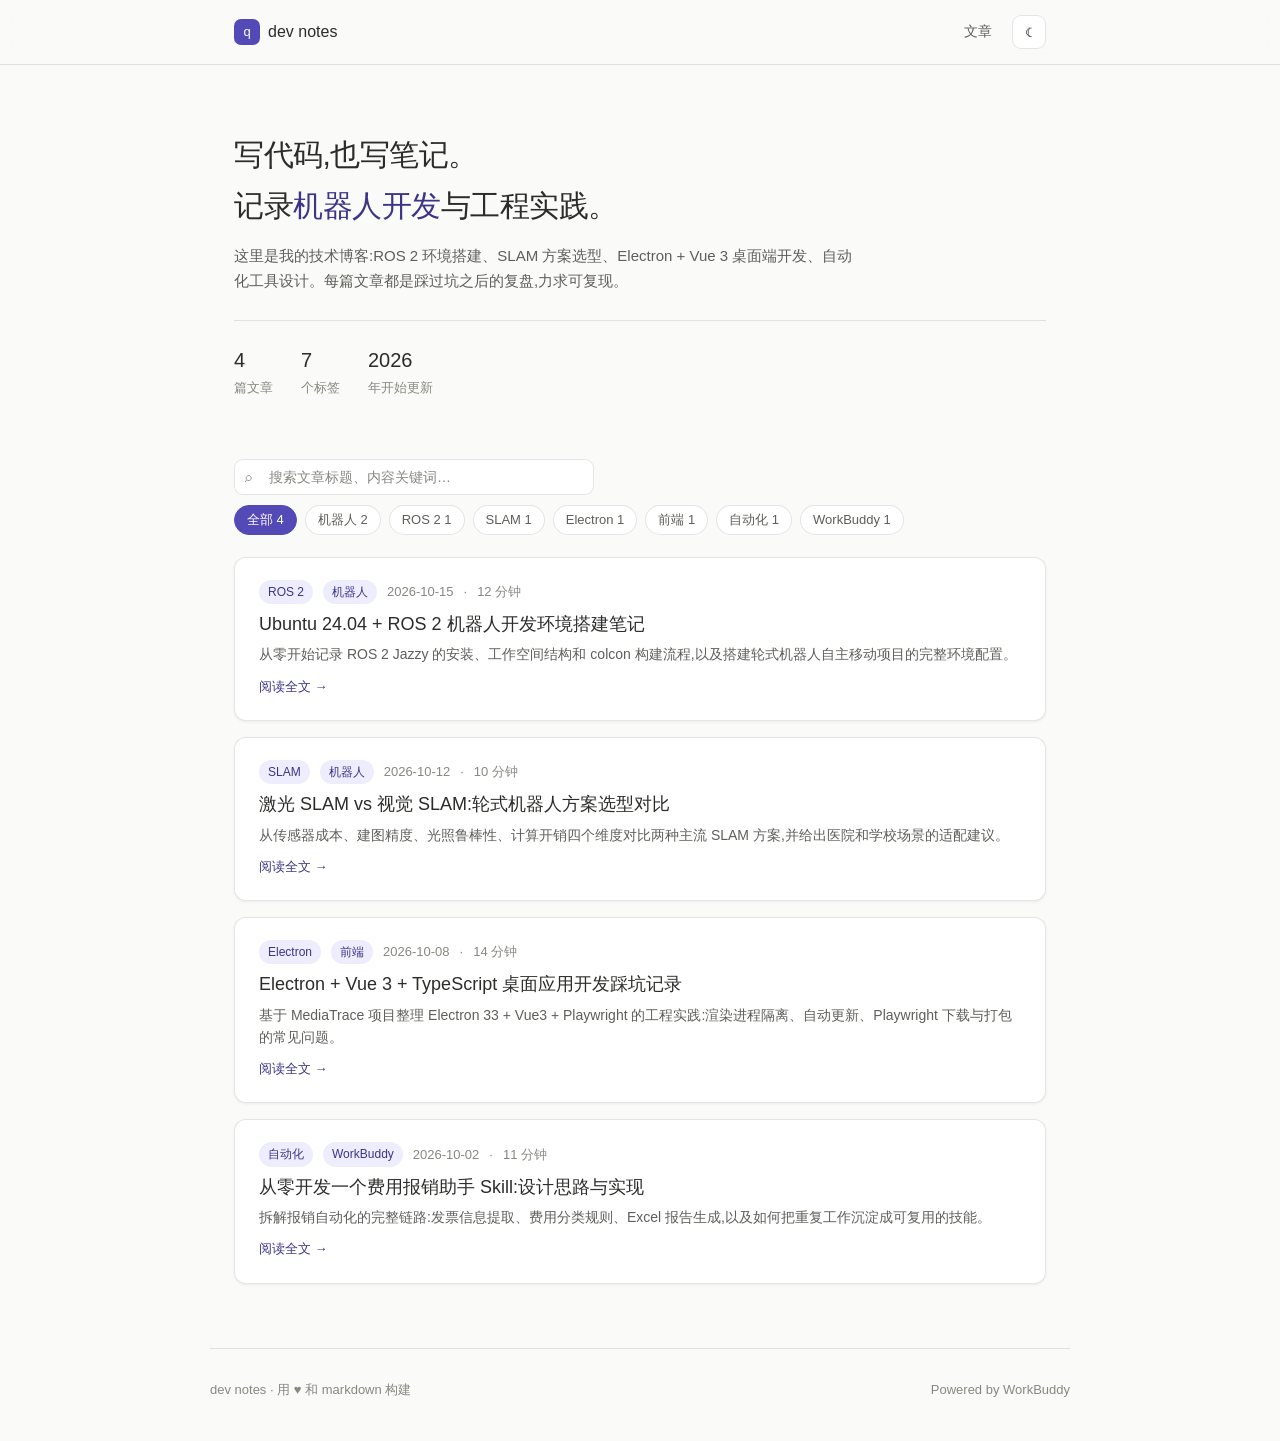
<file: index.html>
<!DOCTYPE html>
<html lang="zh-CN" data-theme="light">
<head>
<meta charset="UTF-8">
<meta name="viewport" content="width=device-width, initial-scale=1.0">
<title>dev notes · qiuz 的技术笔记</title>
<meta name="description" content="ROS 2 机器人开发、SLAM 选型、Electron 桌面端与自动化工具的技术实践笔记">
<link rel="canonical" href="https://binggg-gz.github.io/tech-blog/index.html">
<script type="application/ld+json">
{"@context":"https://schema.org","@type":"Blog","name":"dev notes","author":{"@type":"Person","name":"qiuz"},"description":"ROS 2 机器人开发、SLAM 选型、Electron 桌面端与自动化工具的技术实践笔记","inLanguage":"zh-CN"}
</script>
<link rel="stylesheet" href="assets/css/style.css">
<link rel="icon" href="data:image/svg+xml,<svg xmlns='http://www.w3.org/2000/svg' viewBox='0 0 100 100'><rect width='100' height='100' rx='22' fill='%23534ab7'/><text x='50' y='68' font-size='52' text-anchor='middle' fill='white' font-family='sans-serif'>q</text></svg>">
</head>
<body>

<nav class="site-nav">
  <div class="nav-inner">
    <a class="site-logo" href="index.html">
      <span class="logo-mark">q</span>
      <span>dev notes</span>
    </a>
    <div class="nav-right">
      <a class="nav-link" href="index.html">文章</a>
      <button class="theme-toggle" id="theme-toggle" aria-label="切换主题">☾</button>
    </div>
  </div>
</nav>

<main class="container">
  <section class="hero">
    <h1 class="hero-title">写代码,也写笔记。<br>记录<span class="hl">机器人开发</span>与工程实践。</h1>
    <p class="hero-sub">这里是我的技术博客:ROS 2 环境搭建、SLAM 方案选型、Electron + Vue 3 桌面端开发、自动化工具设计。每篇文章都是踩过坑之后的复盘,力求可复现。</p>
    <div class="hero-stats">
      <div><div class="stat-num" id="stat-posts">4</div><div class="stat-label">篇文章</div></div>
      <div><div class="stat-num" id="stat-tags">6</div><div class="stat-label">个标签</div></div>
      <div><div class="stat-num">2026</div><div class="stat-label">年开始更新</div></div>
    </div>
  </section>

  <div class="toolbar">
    <div class="search-box">
      <span class="search-icon">⌕</span>
      <input type="text" id="search-input" placeholder="搜索文章标题、内容关键词…">
    </div>
    <div class="tag-filter" id="tag-filter"></div>
  </div>

  <section class="post-list" id="post-list"></section>
  <div class="empty-state" id="empty-state">没有找到匹配的文章,换个关键词试试。</div>
</main>

<footer class="site-footer container">
  <span>dev notes · 用 ♥ 和 markdown 构建</span>
  <span>Powered by WorkBuddy</span>
</footer>

<script src="assets/js/posts.js"></script>
<script src="assets/js/main.js"></script>
</body>
</html>
</file>
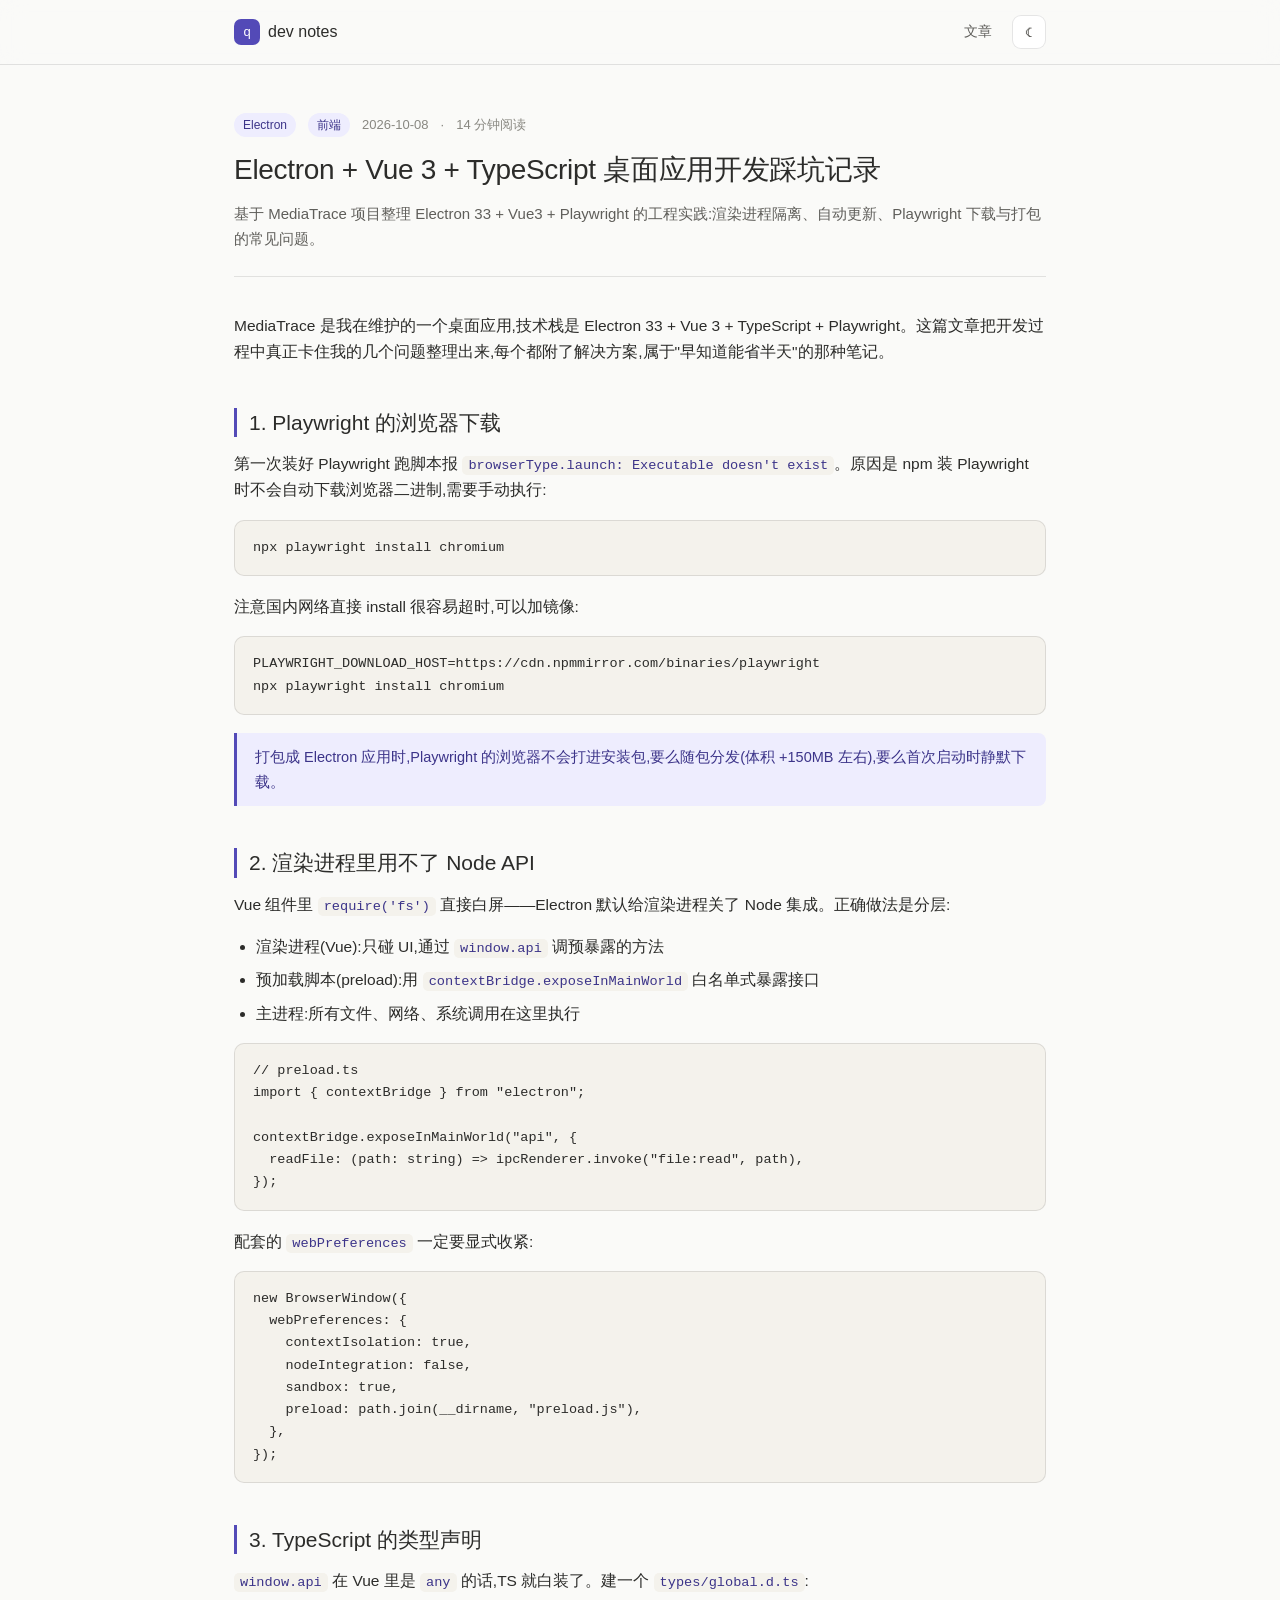
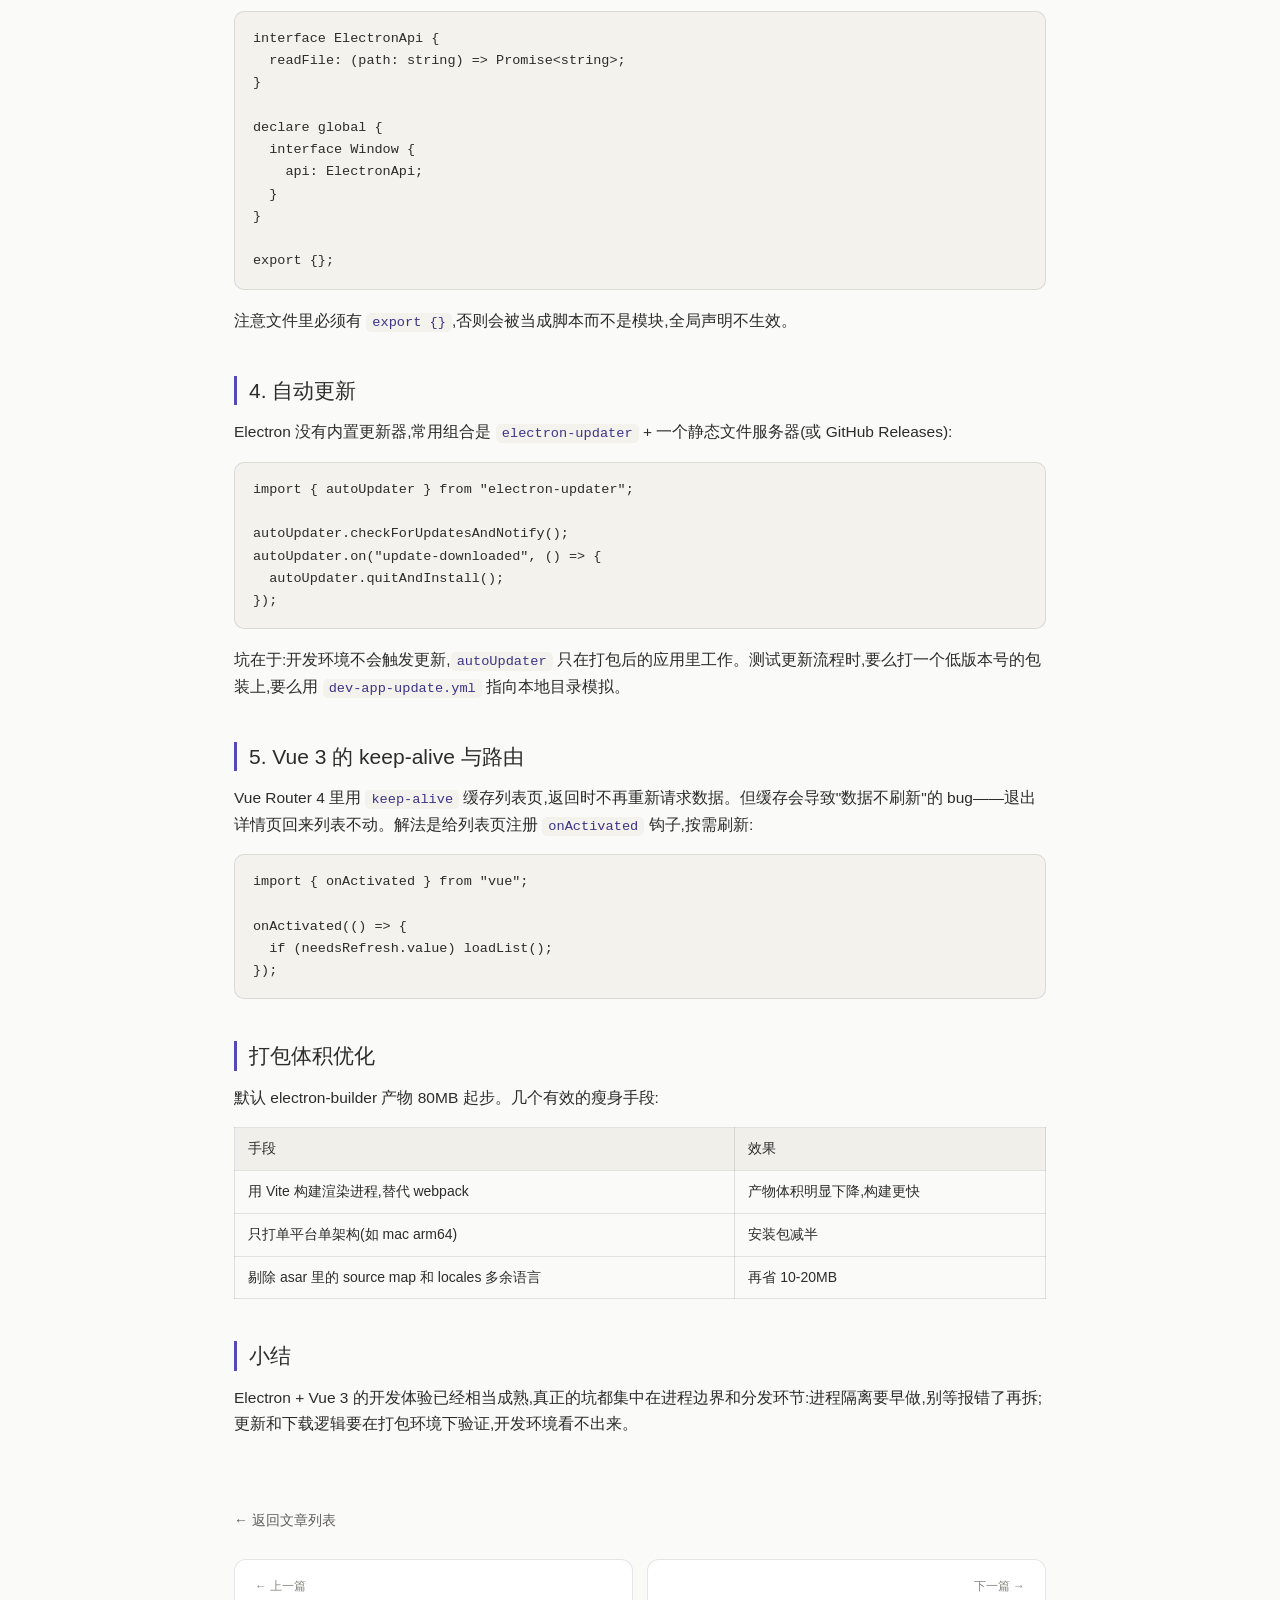
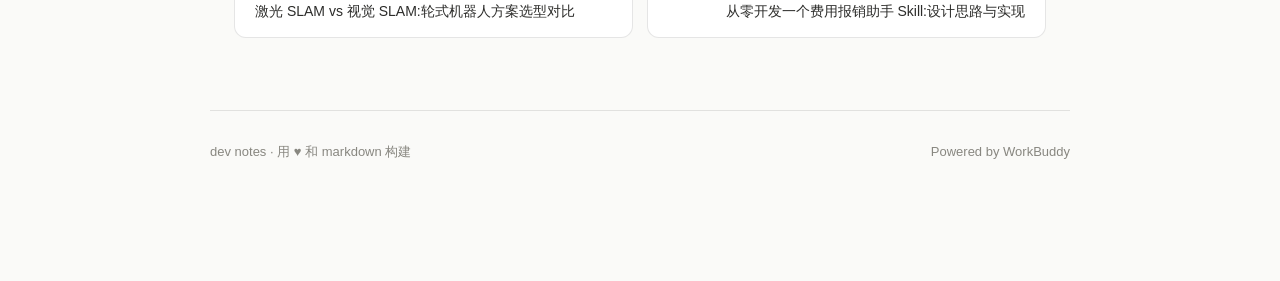
<file: posts/electron-vue3-notes.html>
<!DOCTYPE html>
<html lang="zh-CN" data-theme="light">
<head>
<meta charset="UTF-8">
<meta name="viewport" content="width=device-width, initial-scale=1.0">
<title>Electron + Vue 3 + TypeScript 桌面应用开发踩坑记录 · dev notes</title>
<link rel="stylesheet" href="../assets/css/style.css">
<link rel="icon" href="data:image/svg+xml,<svg xmlns='http://www.w3.org/2000/svg' viewBox='0 0 100 100'><rect width='100' height='100' rx='22' fill='%23534ab7'/><text x='50' y='68' font-size='52' text-anchor='middle' fill='white' font-family='sans-serif'>q</text></svg>">
<script type="application/ld+json">
{"@context":"https://schema.org","@type":"Article","headline":"Electron + Vue 3 + TypeScript 桌面应用开发踩坑记录","datePublished":"2026-10-08","author":{"@type":"Person","name":"qiuz"},"keywords":"Electron, Vue 3, TypeScript, Playwright, 桌面应用"}
</script>
</head>
<body>

<nav class="site-nav">
  <div class="nav-inner">
    <a class="site-logo" href="../index.html">
      <span class="logo-mark">q</span>
      <span>dev notes</span>
    </a>
    <div class="nav-right">
      <a class="nav-link" href="../index.html">文章</a>
      <button class="theme-toggle" id="theme-toggle" aria-label="切换主题">☾</button>
    </div>
  </div>
</nav>

<main class="container">
  <article class="article">
    <header class="article-header">
      <div class="article-meta">
        <span class="post-tag">Electron</span>
        <span class="post-tag">前端</span>
        <span>2026-10-08</span>
        <span>·</span>
        <span>14 分钟阅读</span>
      </div>
      <h1 class="article-title">Electron + Vue 3 + TypeScript 桌面应用开发踩坑记录</h1>
      <p class="article-desc">基于 MediaTrace 项目整理 Electron 33 + Vue3 + Playwright 的工程实践:渲染进程隔离、自动更新、Playwright 下载与打包的常见问题。</p>
    </header>

    <div class="prose">
      <p>MediaTrace 是我在维护的一个桌面应用,技术栈是 <strong>Electron 33 + Vue 3 + TypeScript + Playwright</strong>。这篇文章把开发过程中真正卡住我的几个问题整理出来,每个都附了解决方案,属于"早知道能省半天"的那种笔记。</p>

      <h2>1. Playwright 的浏览器下载</h2>
      <p>第一次装好 Playwright 跑脚本报 <code>browserType.launch: Executable doesn't exist</code>。原因是 npm 装 Playwright 时不会自动下载浏览器二进制,需要手动执行:</p>
<pre><code>npx playwright install chromium</code></pre>
      <p>注意国内网络直接 install 很容易超时,可以加镜像:</p>
<pre><code>PLAYWRIGHT_DOWNLOAD_HOST=https://cdn.npmmirror.com/binaries/playwright
npx playwright install chromium</code></pre>
      <blockquote><p>打包成 Electron 应用时,Playwright 的浏览器不会打进安装包,要么随包分发(体积 +150MB 左右),要么首次启动时静默下载。</p></blockquote>

      <h2>2. 渲染进程里用不了 Node API</h2>
      <p>Vue 组件里 <code>require('fs')</code> 直接白屏——Electron 默认给渲染进程关了 Node 集成。正确做法是分层:</p>
      <ul>
        <li><strong>渲染进程(Vue)</strong>:只碰 UI,通过 <code>window.api</code> 调预暴露的方法</li>
        <li><strong>预加载脚本(preload)</strong>:用 <code>contextBridge.exposeInMainWorld</code> 白名单式暴露接口</li>
        <li><strong>主进程</strong>:所有文件、网络、系统调用在这里执行</li>
      </ul>
<pre><code>// preload.ts
import { contextBridge } from "electron";

contextBridge.exposeInMainWorld("api", {
  readFile: (path: string) =&gt; ipcRenderer.invoke("file:read", path),
});</code></pre>
      <p>配套的 <code>webPreferences</code> 一定要显式收紧:</p>
<pre><code>new BrowserWindow({
  webPreferences: {
    contextIsolation: true,
    nodeIntegration: false,
    sandbox: true,
    preload: path.join(__dirname, "preload.js"),
  },
});</code></pre>

      <h2>3. TypeScript 的类型声明</h2>
      <p><code>window.api</code> 在 Vue 里是 <code>any</code> 的话,TS 就白装了。建一个 <code>types/global.d.ts</code>:</p>
<pre><code>interface ElectronApi {
  readFile: (path: string) =&gt; Promise&lt;string&gt;;
}

declare global {
  interface Window {
    api: ElectronApi;
  }
}

export {};</code></pre>
      <p>注意文件里必须有 <code>export {}</code>,否则会被当成脚本而不是模块,全局声明不生效。</p>

      <h2>4. 自动更新</h2>
      <p>Electron 没有内置更新器,常用组合是 <code>electron-updater</code> + 一个静态文件服务器(或 GitHub Releases):</p>
<pre><code>import { autoUpdater } from "electron-updater";

autoUpdater.checkForUpdatesAndNotify();
autoUpdater.on("update-downloaded", () =&gt; {
  autoUpdater.quitAndInstall();
});</code></pre>
      <p>坑在于:<strong>开发环境不会触发更新</strong>,<code>autoUpdater</code> 只在打包后的应用里工作。测试更新流程时,要么打一个低版本号的包装上,要么用 <code>dev-app-update.yml</code> 指向本地目录模拟。</p>

      <h2>5. Vue 3 的 keep-alive 与路由</h2>
      <p>Vue Router 4 里用 <code>keep-alive</code> 缓存列表页,返回时不再重新请求数据。但缓存会导致"数据不刷新"的 bug——退出详情页回来列表不动。解法是给列表页注册 <code>onActivated</code> 钩子,按需刷新:</p>
<pre><code>import { onActivated } from "vue";

onActivated(() =&gt; {
  if (needsRefresh.value) loadList();
});</code></pre>

      <h2>打包体积优化</h2>
      <p>默认 electron-builder 产物 80MB 起步。几个有效的瘦身手段:</p>
      <table>
        <tr><th>手段</th><th>效果</th></tr>
        <tr><td>用 Vite 构建渲染进程,替代 webpack</td><td>产物体积明显下降,构建更快</td></tr>
        <tr><td>只打单平台单架构(如 mac arm64)</td><td>安装包减半</td></tr>
        <tr><td>剔除 asar 里的 source map 和 locales 多余语言</td><td>再省 10-20MB</td></tr>
      </table>

      <h2>小结</h2>
      <p>Electron + Vue 3 的开发体验已经相当成熟,真正的坑都集中在<strong>进程边界</strong>和<strong>分发环节</strong>:进程隔离要早做,别等报错了再拆;更新和下载逻辑要在打包环境下验证,开发环境看不出来。</p>
    </div>

    <footer class="article-footer">
      <a class="back-link" href="../index.html">← 返回文章列表</a>
      <div class="article-nav">
        <a class="prev" href="slam-selection.html">
          <div class="nav-dir">← 上一篇</div>
          <div class="nav-title">激光 SLAM vs 视觉 SLAM:轮式机器人方案选型对比</div>
        </a>
        <a class="next" href="expense-skill-dev.html">
          <div class="nav-dir">下一篇 →</div>
          <div class="nav-title">从零开发一个费用报销助手 Skill:设计思路与实现</div>
        </a>
      </div>
    </footer>
  </article>
</main>

<footer class="site-footer container">
  <span>dev notes · 用 ♥ 和 markdown 构建</span>
  <span>Powered by WorkBuddy</span>
</footer>

<script src="../assets/js/main.js"></script>
</body>
</html>
</file>
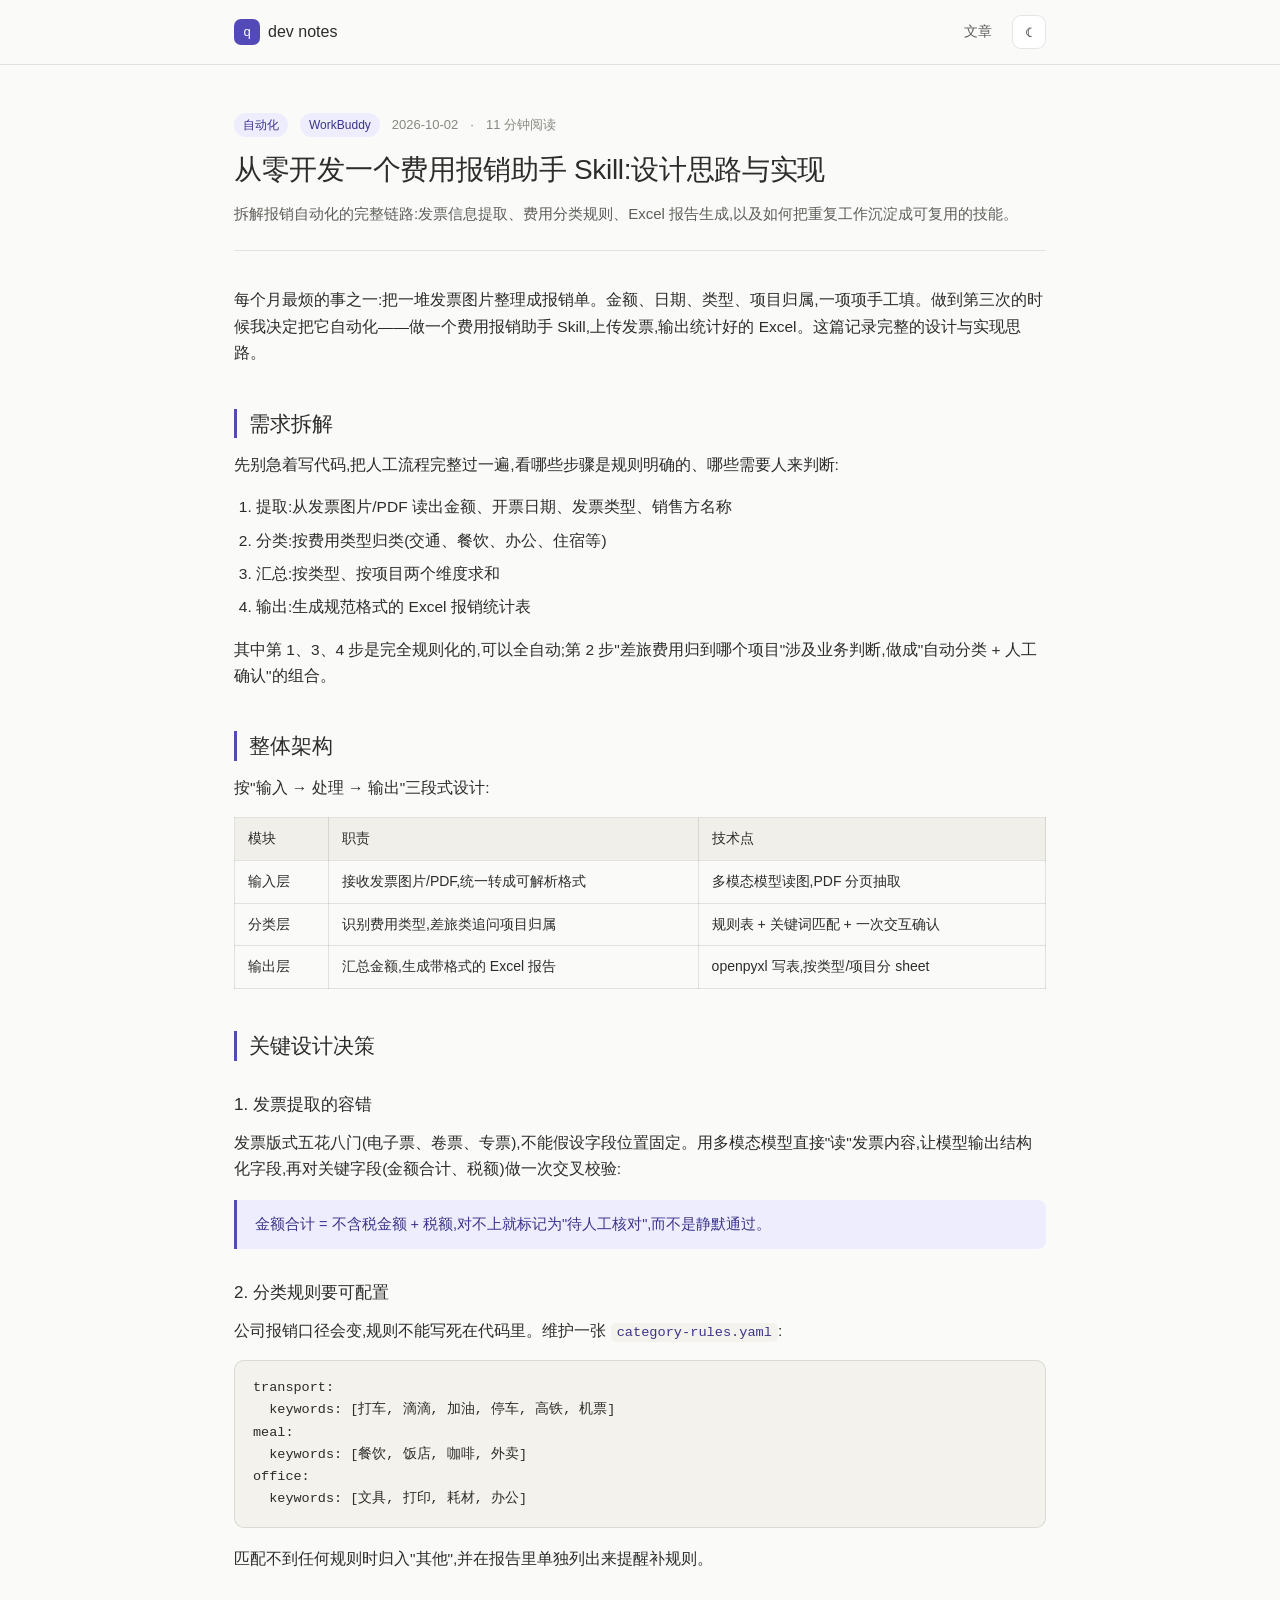
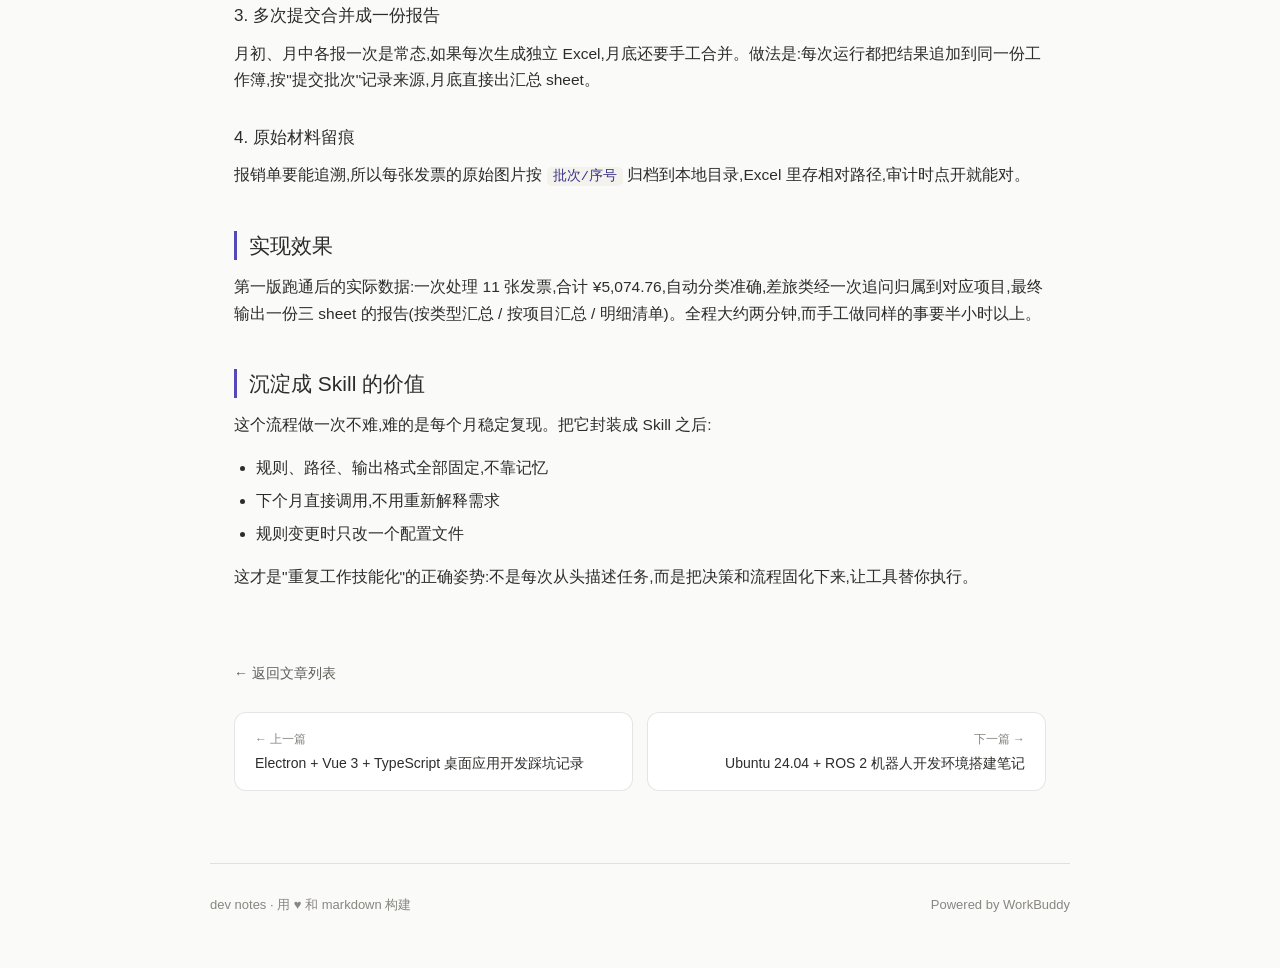
<file: posts/expense-skill-dev.html>
<!DOCTYPE html>
<html lang="zh-CN" data-theme="light">
<head>
<meta charset="UTF-8">
<meta name="viewport" content="width=device-width, initial-scale=1.0">
<title>从零开发一个费用报销助手 Skill:设计思路与实现 · dev notes</title>
<link rel="stylesheet" href="../assets/css/style.css">
<link rel="icon" href="data:image/svg+xml,<svg xmlns='http://www.w3.org/2000/svg' viewBox='0 0 100 100'><rect width='100' height='100' rx='22' fill='%23534ab7'/><text x='50' y='68' font-size='52' text-anchor='middle' fill='white' font-family='sans-serif'>q</text></svg>">
<script type="application/ld+json">
{"@context":"https://schema.org","@type":"Article","headline":"从零开发一个费用报销助手 Skill:设计思路与实现","datePublished":"2026-10-02","author":{"@type":"Person","name":"qiuz"},"keywords":"自动化, Skill 开发, 发票处理, Excel 报告"}
</script>
</head>
<body>

<nav class="site-nav">
  <div class="nav-inner">
    <a class="site-logo" href="../index.html">
      <span class="logo-mark">q</span>
      <span>dev notes</span>
    </a>
    <div class="nav-right">
      <a class="nav-link" href="../index.html">文章</a>
      <button class="theme-toggle" id="theme-toggle" aria-label="切换主题">☾</button>
    </div>
  </div>
</nav>

<main class="container">
  <article class="article">
    <header class="article-header">
      <div class="article-meta">
        <span class="post-tag">自动化</span>
        <span class="post-tag">WorkBuddy</span>
        <span>2026-10-02</span>
        <span>·</span>
        <span>11 分钟阅读</span>
      </div>
      <h1 class="article-title">从零开发一个费用报销助手 Skill:设计思路与实现</h1>
      <p class="article-desc">拆解报销自动化的完整链路:发票信息提取、费用分类规则、Excel 报告生成,以及如何把重复工作沉淀成可复用的技能。</p>
    </header>

    <div class="prose">
      <p>每个月最烦的事之一:把一堆发票图片整理成报销单。金额、日期、类型、项目归属,一项项手工填。做到第三次的时候我决定把它自动化——做一个<strong>费用报销助手 Skill</strong>,上传发票,输出统计好的 Excel。这篇记录完整的设计与实现思路。</p>

      <h2>需求拆解</h2>
      <p>先别急着写代码,把人工流程完整过一遍,看哪些步骤是规则明确的、哪些需要人来判断:</p>
      <ol>
        <li><strong>提取</strong>:从发票图片/PDF 读出金额、开票日期、发票类型、销售方名称</li>
        <li><strong>分类</strong>:按费用类型归类(交通、餐饮、办公、住宿等)</li>
        <li><strong>汇总</strong>:按类型、按项目两个维度求和</li>
        <li><strong>输出</strong>:生成规范格式的 Excel 报销统计表</li>
      </ol>
      <p>其中第 1、3、4 步是完全规则化的,可以全自动;第 2 步"差旅费用归到哪个项目"涉及业务判断,做成"自动分类 + 人工确认"的组合。</p>

      <h2>整体架构</h2>
      <p>按"输入 → 处理 → 输出"三段式设计:</p>
      <table>
        <tr><th>模块</th><th>职责</th><th>技术点</th></tr>
        <tr><td>输入层</td><td>接收发票图片/PDF,统一转成可解析格式</td><td>多模态模型读图,PDF 分页抽取</td></tr>
        <tr><td>分类层</td><td>识别费用类型,差旅类追问项目归属</td><td>规则表 + 关键词匹配 + 一次交互确认</td></tr>
        <tr><td>输出层</td><td>汇总金额,生成带格式的 Excel 报告</td><td>openpyxl 写表,按类型/项目分 sheet</td></tr>
      </table>

      <h2>关键设计决策</h2>
      <h3>1. 发票提取的容错</h3>
      <p>发票版式五花八门(电子票、卷票、专票),不能假设字段位置固定。用多模态模型直接"读"发票内容,让模型输出结构化字段,再对关键字段(金额合计、税额)做一次交叉校验:</p>
      <blockquote><p>金额合计 = 不含税金额 + 税额,对不上就标记为"待人工核对",而不是静默通过。</p></blockquote>

      <h3>2. 分类规则要可配置</h3>
      <p>公司报销口径会变,规则不能写死在代码里。维护一张 <code>category-rules.yaml</code>:</p>
<pre><code>transport:
  keywords: [打车, 滴滴, 加油, 停车, 高铁, 机票]
meal:
  keywords: [餐饮, 饭店, 咖啡, 外卖]
office:
  keywords: [文具, 打印, 耗材, 办公]</code></pre>
      <p>匹配不到任何规则时归入"其他",并在报告里单独列出来提醒补规则。</p>

      <h3>3. 多次提交合并成一份报告</h3>
      <p>月初、月中各报一次是常态,如果每次生成独立 Excel,月底还要手工合并。做法是:每次运行都把结果追加到同一份工作簿,按"提交批次"记录来源,月底直接出汇总 sheet。</p>

      <h3>4. 原始材料留痕</h3>
      <p>报销单要能追溯,所以每张发票的原始图片按 <code>批次/序号</code> 归档到本地目录,Excel 里存相对路径,审计时点开就能对。</p>

      <h2>实现效果</h2>
      <p>第一版跑通后的实际数据:一次处理 11 张发票,合计 ¥5,074.76,自动分类准确,差旅类经一次追问归属到对应项目,最终输出一份三 sheet 的报告(按类型汇总 / 按项目汇总 / 明细清单)。全程大约两分钟,而手工做同样的事要半小时以上。</p>

      <h2>沉淀成 Skill 的价值</h2>
      <p>这个流程做一次不难,难的是每个月稳定复现。把它封装成 Skill 之后:</p>
      <ul>
        <li>规则、路径、输出格式全部固定,不靠记忆</li>
        <li>下个月直接调用,不用重新解释需求</li>
        <li>规则变更时只改一个配置文件</li>
      </ul>
      <p>这才是"重复工作技能化"的正确姿势:不是每次从头描述任务,而是把决策和流程固化下来,让工具替你执行。</p>
    </div>

    <footer class="article-footer">
      <a class="back-link" href="../index.html">← 返回文章列表</a>
      <div class="article-nav">
        <a class="prev" href="electron-vue3-notes.html">
          <div class="nav-dir">← 上一篇</div>
          <div class="nav-title">Electron + Vue 3 + TypeScript 桌面应用开发踩坑记录</div>
        </a>
        <a class="next" href="ros2-env-setup.html">
          <div class="nav-dir">下一篇 →</div>
          <div class="nav-title">Ubuntu 24.04 + ROS 2 机器人开发环境搭建笔记</div>
        </a>
      </div>
    </footer>
  </article>
</main>

<footer class="site-footer container">
  <span>dev notes · 用 ♥ 和 markdown 构建</span>
  <span>Powered by WorkBuddy</span>
</footer>

<script src="../assets/js/main.js"></script>
</body>
</html>
</file>
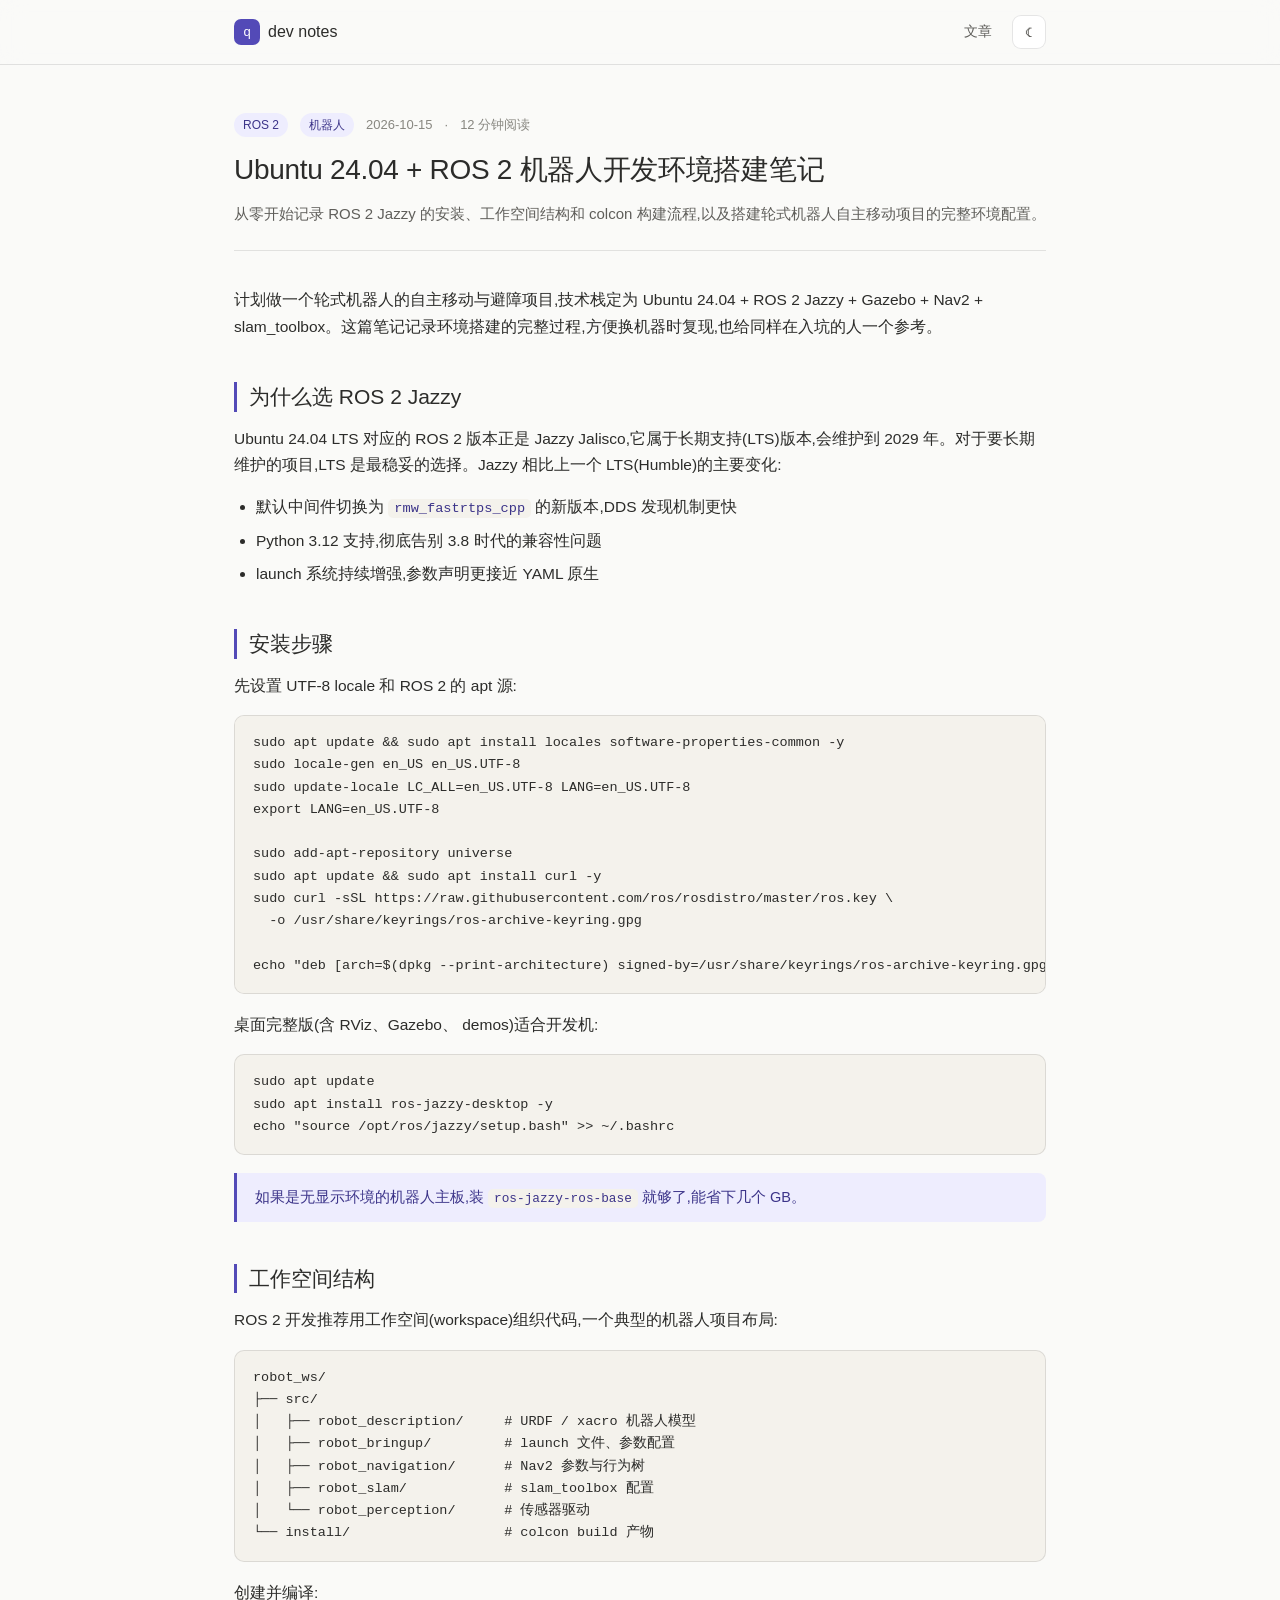
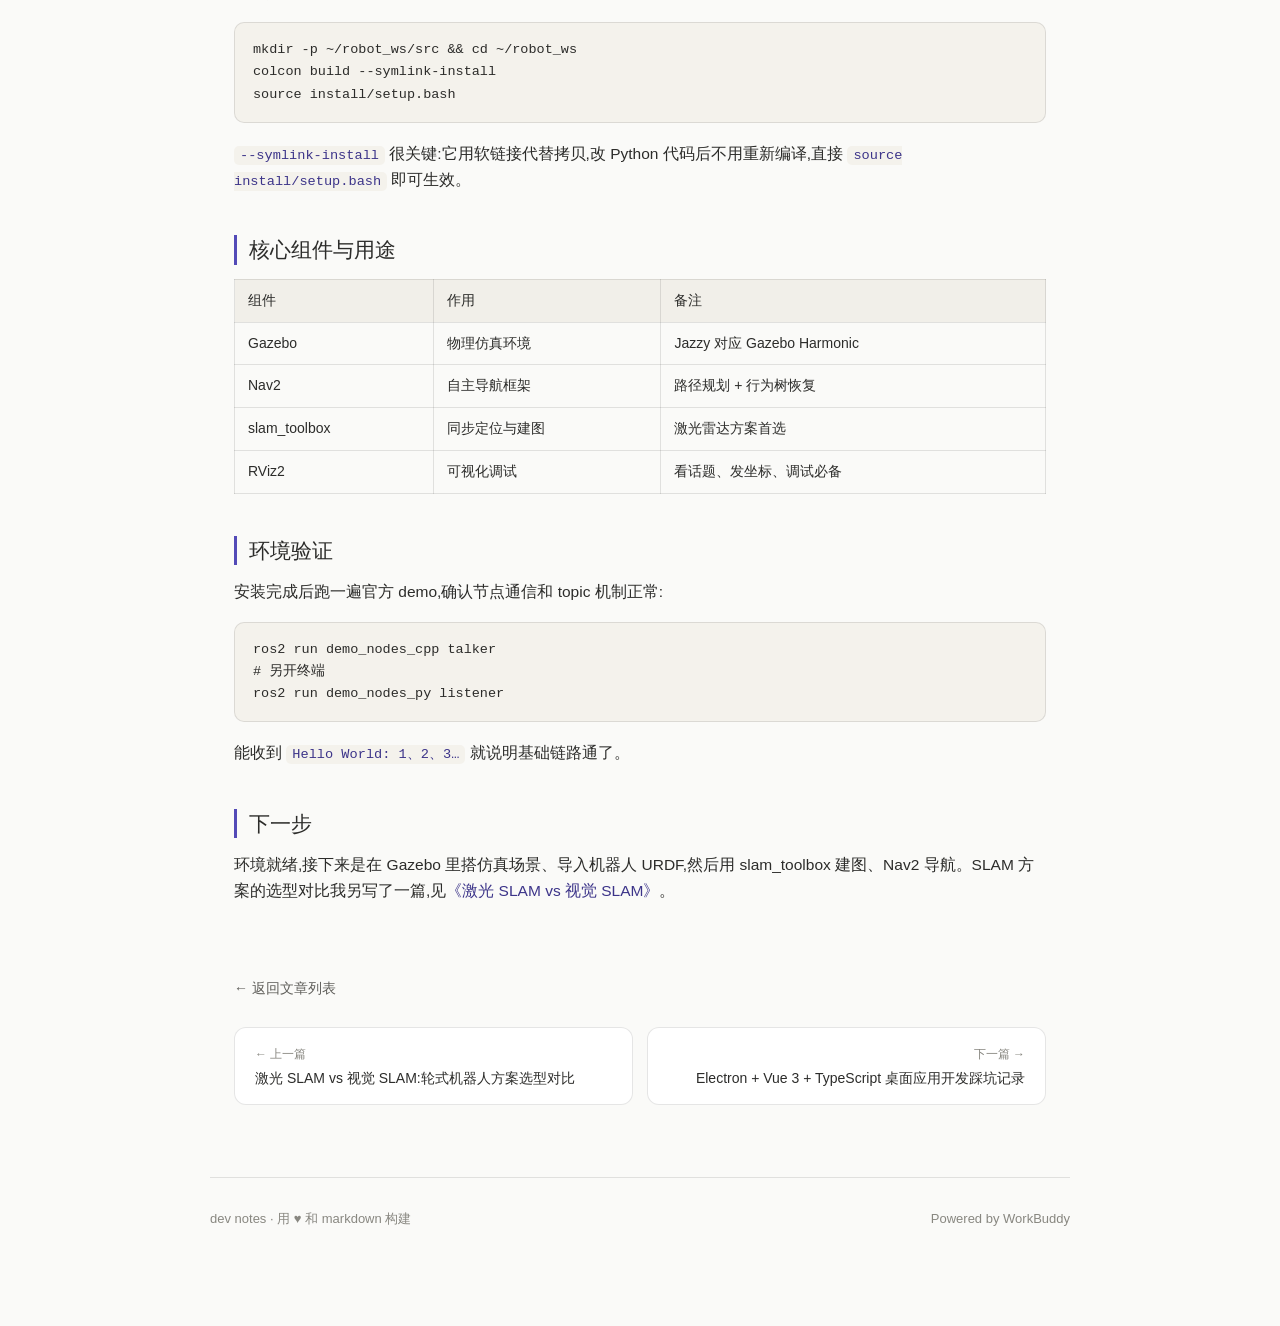
<file: posts/ros2-env-setup.html>
<!DOCTYPE html>
<html lang="zh-CN" data-theme="light">
<head>
<meta charset="UTF-8">
<meta name="viewport" content="width=device-width, initial-scale=1.0">
<title>Ubuntu 24.04 + ROS 2 机器人开发环境搭建笔记 · dev notes</title>
<link rel="stylesheet" href="../assets/css/style.css">
<link rel="icon" href="data:image/svg+xml,<svg xmlns='http://www.w3.org/2000/svg' viewBox='0 0 100 100'><rect width='100' height='100' rx='22' fill='%23534ab7'/><text x='50' y='68' font-size='52' text-anchor='middle' fill='white' font-family='sans-serif'>q</text></svg>">
<script type="application/ld+json">
{"@context":"https://schema.org","@type":"Article","headline":"Ubuntu 24.04 + ROS 2 机器人开发环境搭建笔记","datePublished":"2026-10-15","author":{"@type":"Person","name":"qiuz"},"keywords":"ROS 2, Jazzy, 机器人, slam_toolbox, Nav2"}
</script>
</head>
<body>

<nav class="site-nav">
  <div class="nav-inner">
    <a class="site-logo" href="../index.html">
      <span class="logo-mark">q</span>
      <span>dev notes</span>
    </a>
    <div class="nav-right">
      <a class="nav-link" href="../index.html">文章</a>
      <button class="theme-toggle" id="theme-toggle" aria-label="切换主题">☾</button>
    </div>
  </div>
</nav>

<main class="container">
  <article class="article">
    <header class="article-header">
      <div class="article-meta">
        <span class="post-tag">ROS 2</span>
        <span class="post-tag">机器人</span>
        <span>2026-10-15</span>
        <span>·</span>
        <span>12 分钟阅读</span>
      </div>
      <h1 class="article-title">Ubuntu 24.04 + ROS 2 机器人开发环境搭建笔记</h1>
      <p class="article-desc">从零开始记录 ROS 2 Jazzy 的安装、工作空间结构和 colcon 构建流程,以及搭建轮式机器人自主移动项目的完整环境配置。</p>
    </header>

    <div class="prose">
      <p>计划做一个轮式机器人的自主移动与避障项目,技术栈定为 <strong>Ubuntu 24.04 + ROS 2 Jazzy + Gazebo + Nav2 + slam_toolbox</strong>。这篇笔记记录环境搭建的完整过程,方便换机器时复现,也给同样在入坑的人一个参考。</p>

      <h2>为什么选 ROS 2 Jazzy</h2>
      <p>Ubuntu 24.04 LTS 对应的 ROS 2 版本正是 Jazzy Jalisco,它属于长期支持(LTS)版本,会维护到 2029 年。对于要长期维护的项目,LTS 是最稳妥的选择。Jazzy 相比上一个 LTS(Humble)的主要变化:</p>
      <ul>
        <li>默认中间件切换为 <code>rmw_fastrtps_cpp</code> 的新版本,DDS 发现机制更快</li>
        <li>Python 3.12 支持,彻底告别 3.8 时代的兼容性问题</li>
        <li>launch 系统持续增强,参数声明更接近 YAML 原生</li>
      </ul>

      <h2>安装步骤</h2>
      <p>先设置 UTF-8 locale 和 ROS 2 的 apt 源:</p>
<pre><code>sudo apt update &amp;&amp; sudo apt install locales software-properties-common -y
sudo locale-gen en_US en_US.UTF-8
sudo update-locale LC_ALL=en_US.UTF-8 LANG=en_US.UTF-8
export LANG=en_US.UTF-8

sudo add-apt-repository universe
sudo apt update &amp;&amp; sudo apt install curl -y
sudo curl -sSL https://raw.githubusercontent.com/ros/rosdistro/master/ros.key \
  -o /usr/share/keyrings/ros-archive-keyring.gpg

echo "deb [arch=$(dpkg --print-architecture) signed-by=/usr/share/keyrings/ros-archive-keyring.gpg] http://packages.ros.org/ros2/ubuntu $(. /etc/os-release &amp;&amp; echo $UBUNTU_CODENAME) main" | sudo tee /etc/apt/sources.list.d/ros2.list &gt; /dev/null</code></pre>

      <p>桌面完整版(含 RViz、Gazebo、 demos)适合开发机:</p>
<pre><code>sudo apt update
sudo apt install ros-jazzy-desktop -y
echo "source /opt/ros/jazzy/setup.bash" &gt;&gt; ~/.bashrc</code></pre>
      <blockquote><p>如果是无显示环境的机器人主板,装 <code>ros-jazzy-ros-base</code> 就够了,能省下几个 GB。</p></blockquote>

      <h2>工作空间结构</h2>
      <p>ROS 2 开发推荐用工作空间(workspace)组织代码,一个典型的机器人项目布局:</p>
<pre><code>robot_ws/
├── src/
│   ├── robot_description/     # URDF / xacro 机器人模型
│   ├── robot_bringup/         # launch 文件、参数配置
│   ├── robot_navigation/      # Nav2 参数与行为树
│   ├── robot_slam/            # slam_toolbox 配置
│   └── robot_perception/      # 传感器驱动
└── install/                   # colcon build 产物</code></pre>
      <p>创建并编译:</p>
<pre><code>mkdir -p ~/robot_ws/src &amp;&amp; cd ~/robot_ws
colcon build --symlink-install
source install/setup.bash</code></pre>
      <p><code>--symlink-install</code> 很关键:它用软链接代替拷贝,改 Python 代码后不用重新编译,直接 <code>source install/setup.bash</code> 即可生效。</p>

      <h2>核心组件与用途</h2>
      <table>
        <tr><th>组件</th><th>作用</th><th>备注</th></tr>
        <tr><td>Gazebo</td><td>物理仿真环境</td><td>Jazzy 对应 Gazebo Harmonic</td></tr>
        <tr><td>Nav2</td><td>自主导航框架</td><td>路径规划 + 行为树恢复</td></tr>
        <tr><td>slam_toolbox</td><td>同步定位与建图</td><td>激光雷达方案首选</td></tr>
        <tr><td>RViz2</td><td>可视化调试</td><td>看话题、发坐标、调试必备</td></tr>
      </table>

      <h2>环境验证</h2>
      <p>安装完成后跑一遍官方 demo,确认节点通信和 topic 机制正常:</p>
<pre><code>ros2 run demo_nodes_cpp talker
# 另开终端
ros2 run demo_nodes_py listener</code></pre>
      <p>能收到 <code>Hello World: 1、2、3…</code> 就说明基础链路通了。</p>

      <h2>下一步</h2>
      <p>环境就绪,接下来是在 Gazebo 里搭仿真场景、导入机器人 URDF,然后用 slam_toolbox 建图、Nav2 导航。SLAM 方案的选型对比我另写了一篇,见<a href="slam-selection.html">《激光 SLAM vs 视觉 SLAM》</a>。</p>
    </div>

    <footer class="article-footer">
      <a class="back-link" href="../index.html">← 返回文章列表</a>
      <div class="article-nav">
        <a class="prev" href="slam-selection.html">
          <div class="nav-dir">← 上一篇</div>
          <div class="nav-title">激光 SLAM vs 视觉 SLAM:轮式机器人方案选型对比</div>
        </a>
        <a class="next" href="electron-vue3-notes.html">
          <div class="nav-dir">下一篇 →</div>
          <div class="nav-title">Electron + Vue 3 + TypeScript 桌面应用开发踩坑记录</div>
        </a>
      </div>
    </footer>
  </article>
</main>

<footer class="site-footer container">
  <span>dev notes · 用 ♥ 和 markdown 构建</span>
  <span>Powered by WorkBuddy</span>
</footer>

<script src="../assets/js/main.js"></script>
</body>
</html>
</file>
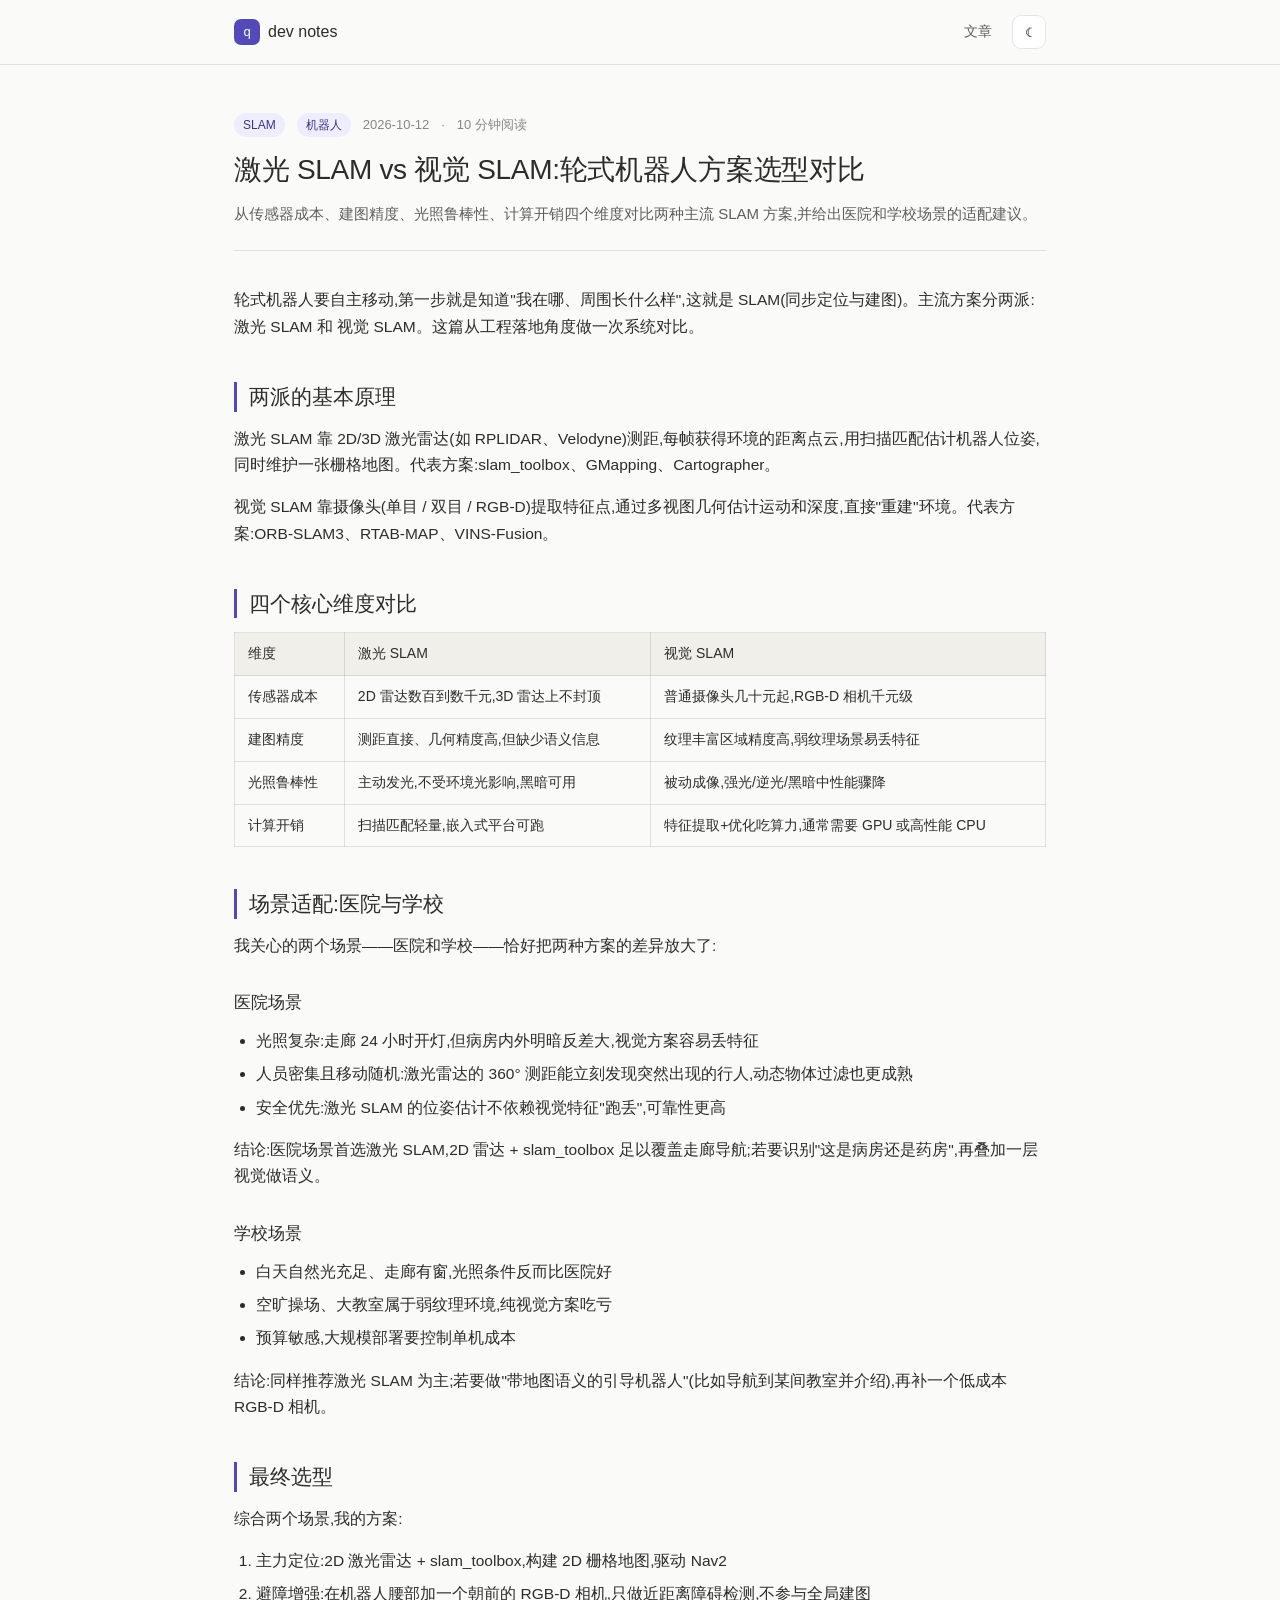
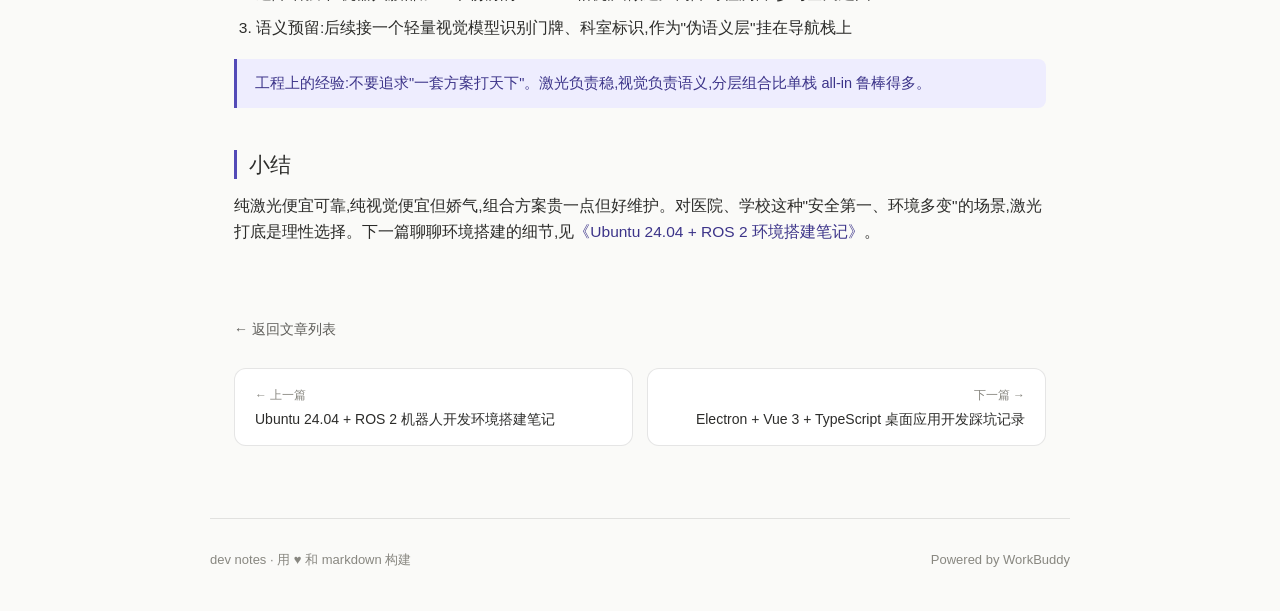
<file: posts/slam-selection.html>
<!DOCTYPE html>
<html lang="zh-CN" data-theme="light">
<head>
<meta charset="UTF-8">
<meta name="viewport" content="width=device-width, initial-scale=1.0">
<title>激光 SLAM vs 视觉 SLAM:轮式机器人方案选型对比 · dev notes</title>
<link rel="stylesheet" href="../assets/css/style.css">
<link rel="icon" href="data:image/svg+xml,<svg xmlns='http://www.w3.org/2000/svg' viewBox='0 0 100 100'><rect width='100' height='100' rx='22' fill='%23534ab7'/><text x='50' y='68' font-size='52' text-anchor='middle' fill='white' font-family='sans-serif'>q</text></svg>">
<script type="application/ld+json">
{"@context":"https://schema.org","@type":"Article","headline":"激光 SLAM vs 视觉 SLAM:轮式机器人方案选型对比","datePublished":"2026-10-12","author":{"@type":"Person","name":"qiuz"},"keywords":"SLAM, 激光雷达, 视觉SLAM, 轮式机器人, 导航"}
</script>
</head>
<body>

<nav class="site-nav">
  <div class="nav-inner">
    <a class="site-logo" href="../index.html">
      <span class="logo-mark">q</span>
      <span>dev notes</span>
    </a>
    <div class="nav-right">
      <a class="nav-link" href="../index.html">文章</a>
      <button class="theme-toggle" id="theme-toggle" aria-label="切换主题">☾</button>
    </div>
  </div>
</nav>

<main class="container">
  <article class="article">
    <header class="article-header">
      <div class="article-meta">
        <span class="post-tag">SLAM</span>
        <span class="post-tag">机器人</span>
        <span>2026-10-12</span>
        <span>·</span>
        <span>10 分钟阅读</span>
      </div>
      <h1 class="article-title">激光 SLAM vs 视觉 SLAM:轮式机器人方案选型对比</h1>
      <p class="article-desc">从传感器成本、建图精度、光照鲁棒性、计算开销四个维度对比两种主流 SLAM 方案,并给出医院和学校场景的适配建议。</p>
    </header>

    <div class="prose">
      <p>轮式机器人要自主移动,第一步就是知道"我在哪、周围长什么样",这就是 SLAM(同步定位与建图)。主流方案分两派:<strong>激光 SLAM</strong> 和 <strong>视觉 SLAM</strong>。这篇从工程落地角度做一次系统对比。</p>

      <h2>两派的基本原理</h2>
      <p><strong>激光 SLAM</strong> 靠 2D/3D 激光雷达(如 RPLIDAR、Velodyne)测距,每帧获得环境的距离点云,用扫描匹配估计机器人位姿,同时维护一张栅格地图。代表方案:slam_toolbox、GMapping、Cartographer。</p>
      <p><strong>视觉 SLAM</strong> 靠摄像头(单目 / 双目 / RGB-D)提取特征点,通过多视图几何估计运动和深度,直接"重建"环境。代表方案:ORB-SLAM3、RTAB-MAP、VINS-Fusion。</p>

      <h2>四个核心维度对比</h2>
      <table>
        <tr><th>维度</th><th>激光 SLAM</th><th>视觉 SLAM</th></tr>
        <tr><td>传感器成本</td><td>2D 雷达数百到数千元,3D 雷达上不封顶</td><td>普通摄像头几十元起,RGB-D 相机千元级</td></tr>
        <tr><td>建图精度</td><td>测距直接、几何精度高,但缺少语义信息</td><td>纹理丰富区域精度高,弱纹理场景易丢特征</td></tr>
        <tr><td>光照鲁棒性</td><td>主动发光,不受环境光影响,黑暗可用</td><td>被动成像,强光/逆光/黑暗中性能骤降</td></tr>
        <tr><td>计算开销</td><td>扫描匹配轻量,嵌入式平台可跑</td><td>特征提取+优化吃算力,通常需要 GPU 或高性能 CPU</td></tr>
      </table>

      <h2>场景适配:医院与学校</h2>
      <p>我关心的两个场景——医院和学校——恰好把两种方案的差异放大了:</p>
      <h3>医院场景</h3>
      <ul>
        <li><strong>光照复杂</strong>:走廊 24 小时开灯,但病房内外明暗反差大,视觉方案容易丢特征</li>
        <li><strong>人员密集且移动随机</strong>:激光雷达的 360° 测距能立刻发现突然出现的行人,动态物体过滤也更成熟</li>
        <li><strong>安全优先</strong>:激光 SLAM 的位姿估计不依赖视觉特征"跑丢",可靠性更高</li>
      </ul>
      <p>结论:医院场景<strong>首选激光 SLAM</strong>,2D 雷达 + slam_toolbox 足以覆盖走廊导航;若要识别"这是病房还是药房",再叠加一层视觉做语义。</p>

      <h3>学校场景</h3>
      <ul>
        <li>白天自然光充足、走廊有窗,光照条件反而比医院好</li>
        <li>空旷操场、大教室属于弱纹理环境,纯视觉方案吃亏</li>
        <li>预算敏感,大规模部署要控制单机成本</li>
      </ul>
      <p>结论:同样推荐<strong>激光 SLAM 为主</strong>;若要做"带地图语义的引导机器人"(比如导航到某间教室并介绍),再补一个低成本 RGB-D 相机。</p>

      <h2>最终选型</h2>
      <p>综合两个场景,我的方案:</p>
      <ol>
        <li><strong>主力定位</strong>:2D 激光雷达 + slam_toolbox,构建 2D 栅格地图,驱动 Nav2</li>
        <li><strong>避障增强</strong>:在机器人腰部加一个朝前的 RGB-D 相机,只做近距离障碍检测,不参与全局建图</li>
        <li><strong>语义预留</strong>:后续接一个轻量视觉模型识别门牌、科室标识,作为"伪语义层"挂在导航栈上</li>
      </ol>
      <blockquote><p>工程上的经验:不要追求"一套方案打天下"。激光负责稳,视觉负责语义,分层组合比单栈 all-in 鲁棒得多。</p></blockquote>

      <h2>小结</h2>
      <p>纯激光便宜可靠,纯视觉便宜但娇气,组合方案贵一点但好维护。对医院、学校这种"安全第一、环境多变"的场景,激光打底是理性选择。下一篇聊聊环境搭建的细节,见<a href="ros2-env-setup.html">《Ubuntu 24.04 + ROS 2 环境搭建笔记》</a>。</p>
    </div>

    <footer class="article-footer">
      <a class="back-link" href="../index.html">← 返回文章列表</a>
      <div class="article-nav">
        <a class="prev" href="ros2-env-setup.html">
          <div class="nav-dir">← 上一篇</div>
          <div class="nav-title">Ubuntu 24.04 + ROS 2 机器人开发环境搭建笔记</div>
        </a>
        <a class="next" href="electron-vue3-notes.html">
          <div class="nav-dir">下一篇 →</div>
          <div class="nav-title">Electron + Vue 3 + TypeScript 桌面应用开发踩坑记录</div>
        </a>
      </div>
    </footer>
  </article>
</main>

<footer class="site-footer container">
  <span>dev notes · 用 ♥ 和 markdown 构建</span>
  <span>Powered by WorkBuddy</span>
</footer>

<script src="../assets/js/main.js"></script>
</body>
</html>
</file>
<file: assets/css/style.css>
:root {
  --bg: #fafaf8;
  --surface: #ffffff;
  --surface-2: #f1efe9;
  --text: #2c2c2a;
  --text-2: #5f5e5a;
  --text-3: #888780;
  --border: rgba(0, 0, 0, 0.1);
  --accent: #534ab7;
  --accent-soft: #eeedfe;
  --accent-text: #3c3489;
  --code-bg: #f4f2ec;
  --shadow: 0 1px 3px rgba(0, 0, 0, 0.06);
  --radius: 12px;
  --font-sans: -apple-system, BlinkMacSystemFont, "Segoe UI", "PingFang SC", "Hiragino Sans GB", "Microsoft YaHei", sans-serif;
  --font-mono: "SF Mono", ui-monospace, Menlo, Consolas, "Courier New", monospace;
}

html[data-theme="dark"] {
  --bg: #1c1c1a;
  --surface: #262624;
  --surface-2: #2f2f2c;
  --text: #e8e6df;
  --text-2: #b4b2a9;
  --text-3: #888780;
  --border: rgba(255, 255, 255, 0.12);
  --accent: #afa9ec;
  --accent-soft: #2e2b52;
  --accent-text: #cecbf6;
  --code-bg: #2a2a28;
  --shadow: 0 1px 3px rgba(0, 0, 0, 0.3);
}

* { margin: 0; padding: 0; box-sizing: border-box; }

html { scroll-behavior: smooth; }

body {
  font-family: var(--font-sans);
  background: var(--bg);
  color: var(--text);
  font-size: 15px;
  line-height: 1.7;
  transition: background 0.25s ease, color 0.25s ease;
}

a { color: var(--accent-text); text-decoration: none; }
a:hover { text-decoration: underline; }

.container { max-width: 860px; margin: 0 auto; padding: 0 24px; }

/* ---------- 顶部导航 ---------- */
.site-nav {
  position: sticky;
  top: 0;
  z-index: 100;
  background: color-mix(in srgb, var(--bg) 85%, transparent);
  backdrop-filter: blur(12px);
  border-bottom: 1px solid var(--border);
}
.nav-inner {
  max-width: 860px;
  margin: 0 auto;
  padding: 14px 24px;
  display: flex;
  align-items: center;
  justify-content: space-between;
  gap: 16px;
}
.site-logo {
  font-size: 16px;
  font-weight: 500;
  color: var(--text);
  display: flex;
  align-items: center;
  gap: 8px;
}
.site-logo:hover { text-decoration: none; }
.logo-mark {
  width: 26px;
  height: 26px;
  border-radius: 7px;
  background: var(--accent);
  color: #fff;
  display: inline-flex;
  align-items: center;
  justify-content: center;
  font-size: 13px;
  font-weight: 500;
}
.nav-right { display: flex; align-items: center; gap: 10px; }

.theme-toggle {
  width: 34px;
  height: 34px;
  border-radius: 9px;
  border: 1px solid var(--border);
  background: var(--surface);
  color: var(--text-2);
  cursor: pointer;
  display: inline-flex;
  align-items: center;
  justify-content: center;
  font-size: 15px;
  transition: background 0.2s ease, color 0.2s ease;
}
.theme-toggle:hover { color: var(--accent-text); border-color: var(--accent); }

.nav-link {
  color: var(--text-2);
  font-size: 14px;
  padding: 6px 10px;
  border-radius: 8px;
}
.nav-link:hover { color: var(--text); text-decoration: none; background: var(--surface-2); }

/* ---------- 首页 Hero ---------- */
.hero { padding: 64px 0 40px; }
.hero-title { font-size: 30px; font-weight: 500; letter-spacing: -0.5px; margin-bottom: 12px; }
.hero-title .hl { color: var(--accent-text); }
.hero-sub { color: var(--text-2); font-size: 15px; max-width: 620px; }
.hero-stats {
  display: flex;
  gap: 28px;
  margin-top: 26px;
  padding-top: 22px;
  border-top: 1px solid var(--border);
}
.stat-num { font-size: 20px; font-weight: 500; color: var(--text); }
.stat-label { font-size: 13px; color: var(--text-3); }

/* ---------- 工具条 ---------- */
.toolbar {
  display: flex;
  flex-wrap: wrap;
  gap: 10px;
  align-items: center;
  justify-content: space-between;
  padding: 20px 0 22px;
}
.search-box {
  flex: 1;
  min-width: 220px;
  max-width: 360px;
  position: relative;
}
.search-box input {
  width: 100%;
  padding: 9px 12px 9px 34px;
  border-radius: 9px;
  border: 1px solid var(--border);
  background: var(--surface);
  color: var(--text);
  font-size: 14px;
  font-family: var(--font-sans);
  outline: none;
  transition: border-color 0.2s ease;
}
.search-box input:focus { border-color: var(--accent); }
.search-box input::placeholder { color: var(--text-3); }
.search-icon {
  position: absolute;
  left: 11px;
  top: 50%;
  transform: translateY(-50%);
  color: var(--text-3);
  font-size: 13px;
  pointer-events: none;
}
.tag-filter { display: flex; flex-wrap: wrap; gap: 8px; }
.tag-chip {
  padding: 5px 12px;
  border-radius: 999px;
  border: 1px solid var(--border);
  background: var(--surface);
  color: var(--text-2);
  font-size: 13px;
  cursor: pointer;
  transition: all 0.15s ease;
  font-family: var(--font-sans);
}
.tag-chip:hover { border-color: var(--accent); color: var(--accent-text); }
.tag-chip.active { background: var(--accent); border-color: var(--accent); color: #fff; }

/* ---------- 文章卡片 ---------- */
.post-list { display: flex; flex-direction: column; gap: 16px; padding-bottom: 24px; }
.post-card {
  display: block;
  background: var(--surface);
  border: 1px solid var(--border);
  border-radius: var(--radius);
  padding: 22px 24px;
  box-shadow: var(--shadow);
  transition: transform 0.15s ease, border-color 0.15s ease;
  color: var(--text);
}
.post-card:hover { transform: translateY(-2px); border-color: var(--accent); text-decoration: none; }
.post-card-top {
  display: flex;
  align-items: center;
  gap: 10px;
  margin-bottom: 8px;
  font-size: 13px;
  color: var(--text-3);
}
.post-tag {
  padding: 2px 9px;
  border-radius: 999px;
  background: var(--accent-soft);
  color: var(--accent-text);
  font-size: 12px;
}
.post-card h2 { font-size: 18px; font-weight: 500; margin-bottom: 6px; line-height: 1.4; }
.post-card p { color: var(--text-2); font-size: 14px; line-height: 1.6; display: -webkit-box; -webkit-line-clamp: 2; -webkit-box-orient: vertical; overflow: hidden; }
.post-card .read-more { margin-top: 10px; font-size: 13px; color: var(--accent-text); }

.empty-state {
  padding: 60px 0;
  text-align: center;
  color: var(--text-3);
  font-size: 14px;
  display: none;
}

/* ---------- 文章页 ---------- */
.article { padding: 48px 0 32px; }
.article-header { margin-bottom: 36px; padding-bottom: 24px; border-bottom: 1px solid var(--border); }
.article-meta {
  display: flex;
  align-items: center;
  gap: 12px;
  font-size: 13px;
  color: var(--text-3);
  margin-bottom: 14px;
  flex-wrap: wrap;
}
.article-title { font-size: 28px; font-weight: 500; line-height: 1.35; letter-spacing: -0.3px; margin-bottom: 12px; }
.article-desc { color: var(--text-2); font-size: 15px; }
.back-link {
  display: inline-flex;
  align-items: center;
  gap: 6px;
  color: var(--text-2);
  font-size: 14px;
  margin: 28px 0 0;
}
.back-link:hover { color: var(--accent-text); text-decoration: none; }

.prose { font-size: 15.5px; }
.prose h2 {
  font-size: 21px;
  font-weight: 500;
  margin: 42px 0 14px;
  padding-left: 12px;
  border-left: 3px solid var(--accent);
  line-height: 1.4;
}
.prose h3 { font-size: 17px; font-weight: 500; margin: 30px 0 10px; }
.prose p { margin-bottom: 16px; color: var(--text); }
.prose ul, .prose ol { margin: 0 0 16px 22px; }
.prose li { margin-bottom: 7px; }
.prose blockquote {
  margin: 18px 0;
  padding: 12px 18px;
  border-left: 3px solid var(--accent);
  background: var(--accent-soft);
  border-radius: 0 8px 8px 0;
  color: var(--accent-text);
  font-size: 14.5px;
}
.prose blockquote p { margin-bottom: 0; color: inherit; }
.prose code {
  font-family: var(--font-mono);
  font-size: 0.88em;
  background: var(--code-bg);
  padding: 2px 6px;
  border-radius: 5px;
  color: var(--accent-text);
}
.prose pre {
  background: var(--code-bg);
  border: 1px solid var(--border);
  border-radius: 10px;
  padding: 16px 18px;
  overflow-x: auto;
  margin: 0 0 18px;
  font-size: 13.5px;
  line-height: 1.65;
}
.prose pre code { background: none; padding: 0; color: var(--text); font-size: inherit; }
.prose table {
  width: 100%;
  border-collapse: collapse;
  margin: 0 0 18px;
  font-size: 14px;
}
.prose th, .prose td {
  border: 1px solid var(--border);
  padding: 9px 13px;
  text-align: left;
  vertical-align: top;
}
.prose th { background: var(--surface-2); font-weight: 500; }
.prose strong { font-weight: 500; }
.prose hr { border: none; border-top: 1px solid var(--border); margin: 34px 0; }

.article-footer { margin-top: 44px; }
.article-nav {
  display: grid;
  grid-template-columns: 1fr 1fr;
  gap: 14px;
  margin-top: 26px;
}
.article-nav a {
  display: block;
  background: var(--surface);
  border: 1px solid var(--border);
  border-radius: var(--radius);
  padding: 16px 20px;
  color: var(--text);
  font-size: 14px;
  transition: border-color 0.15s ease;
}
.article-nav a:hover { border-color: var(--accent); text-decoration: none; }
.article-nav .nav-dir { font-size: 12px; color: var(--text-3); margin-bottom: 4px; }
.article-nav .nav-title { font-weight: 500; line-height: 1.45; }
.article-nav .next { text-align: right; }

/* ---------- 页脚 ---------- */
.site-footer {
  border-top: 1px solid var(--border);
  padding: 30px 0 40px;
  margin-top: 40px;
  color: var(--text-3);
  font-size: 13px;
  display: flex;
  justify-content: space-between;
  flex-wrap: wrap;
  gap: 10px;
}

@media (max-width: 640px) {
  .hero { padding: 44px 0 28px; }
  .hero-title { font-size: 25px; }
  .article-title { font-size: 23px; }
  .article-nav { grid-template-columns: 1fr; }
  .article-nav .next { text-align: left; }
  .hero-stats { gap: 20px; }
  .post-card { padding: 18px 18px; }
}
</file>
